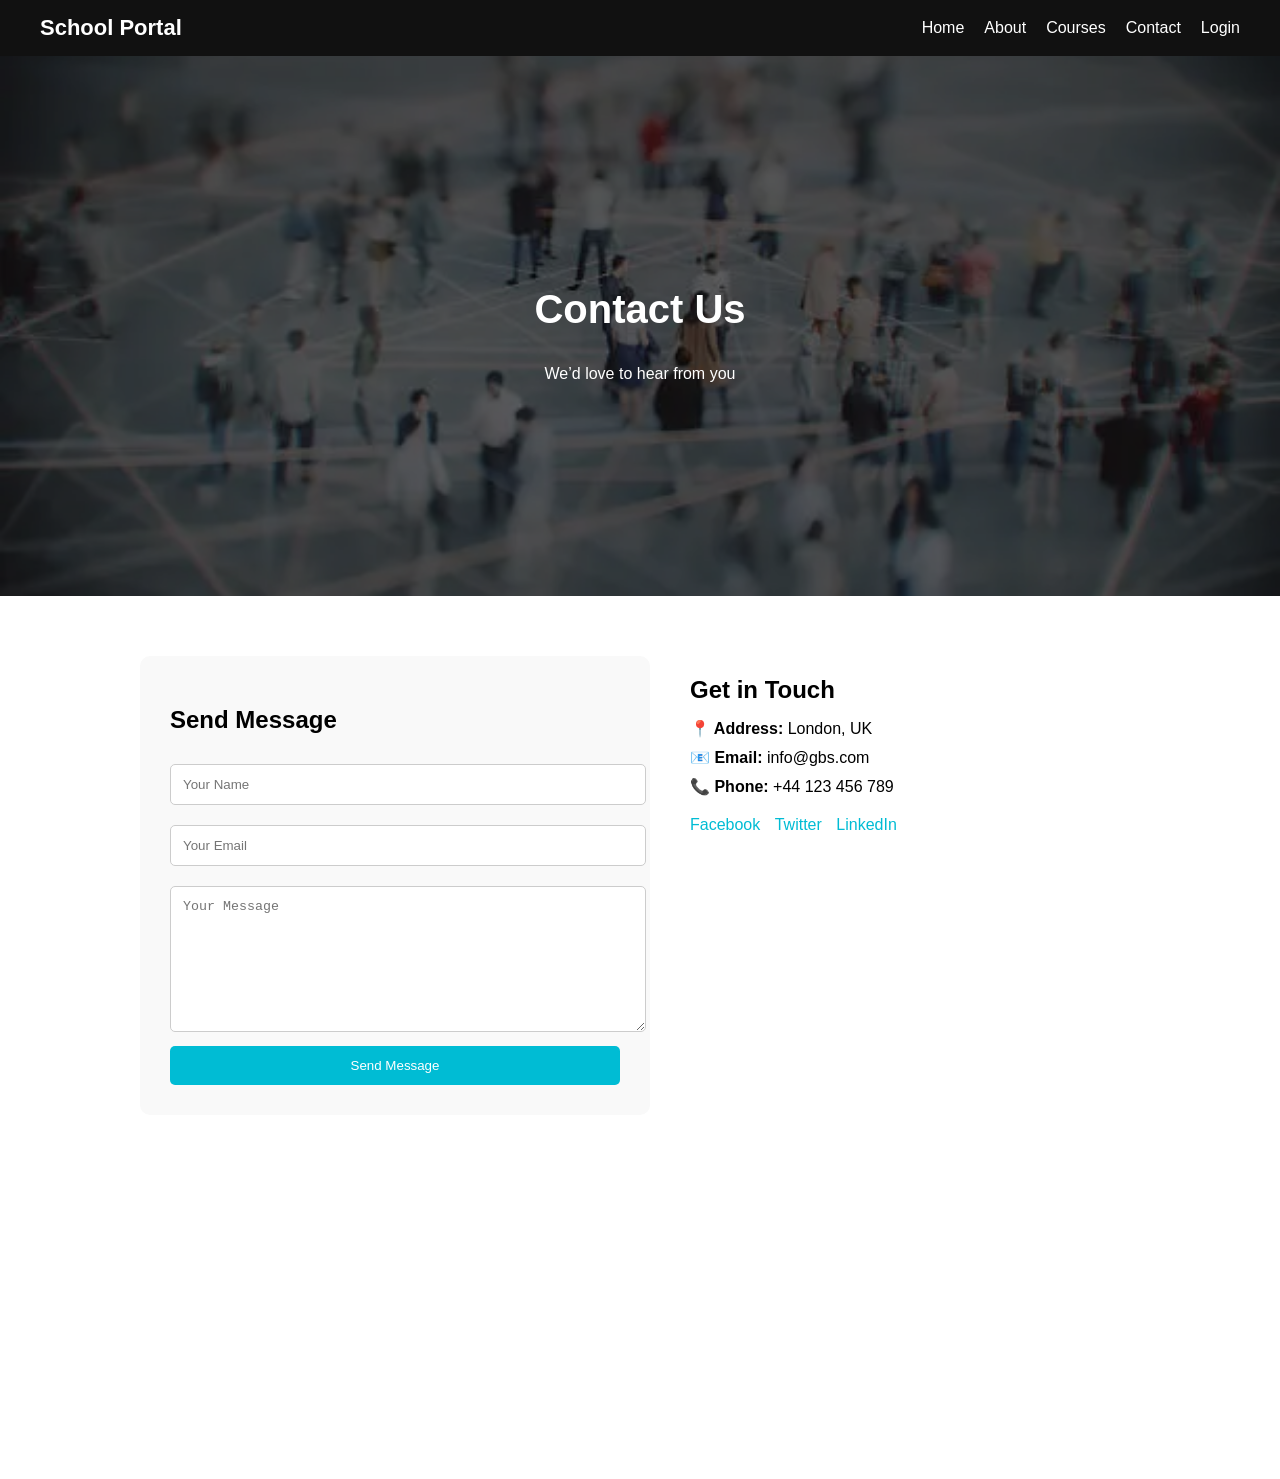
<file: contact/contact.html>
<!DOCTYPE html>
<html lang="en">
<head>
  <meta charset="UTF-8">
  <title>Contact Us</title>

  <link rel="stylesheet" href="../css/navbar.css">
  <link rel="stylesheet" href="style.css">
</head>

<body>

  <!-- Navbar -->
  <div id="navbar"></div>

  <!-- HERO -->
  <section class="contact-hero">
    <div class="overlay"></div>
    <div class="hero-content">
      <h1>Contact Us</h1>
      <p>We’d love to hear from you</p>
    </div>
  </section>

  <!-- CONTACT SECTION -->
  <section class="contact-section">

    <div class="contact-container">

      <!-- FORM -->
      <div class="contact-form">
        <h2>Send Message</h2>

        <input type="text" placeholder="Your Name">
        <input type="email" placeholder="Your Email">
        <textarea placeholder="Your Message"></textarea>

        <button>Send Message</button>
      </div>

      <!-- INFO -->
      <div class="contact-info">
        <h2>Get in Touch</h2>

        <p><strong>📍 Address:</strong> London, UK</p>
        <p><strong>📧 Email:</strong> info@gbs.com</p>
        <p><strong>📞 Phone:</strong> +44 123 456 789</p>

        <div class="socials">
          <a href="#">Facebook</a>
          <a href="#">Twitter</a>
          <a href="#">LinkedIn</a>
        </div>
      </div>

    </div>

  </section>

  <!-- MAP (OPTIONAL) -->
  <section class="map">
    <iframe 
      src="https://maps.google.com/maps?q=london&t=&z=13&ie=UTF8&iwloc=&output=embed"
      frameborder="0">
    </iframe>
  </section>

  <script src="../js/navbar-loader.js"></script>

</body>
</html>
</file>
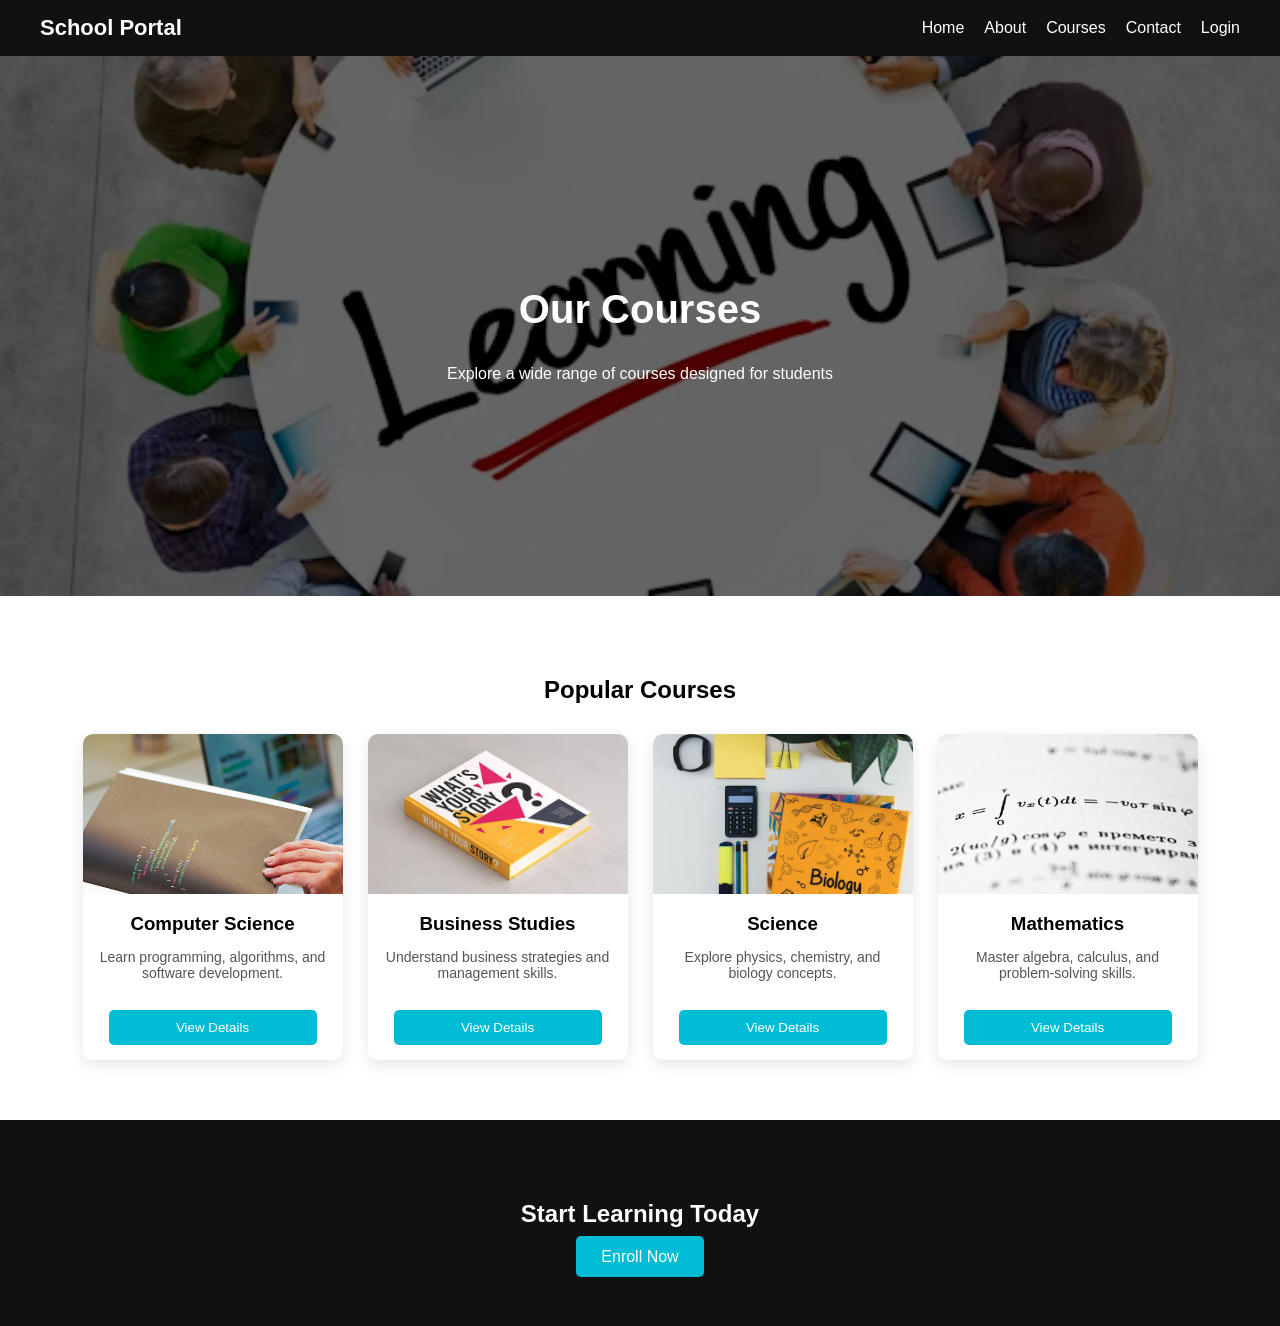
<file: courses/courses.html>
<!DOCTYPE html>
<html lang="en">
<head>
  <meta charset="UTF-8">
  <title>Courses</title>

  <link rel="stylesheet" href="../css/navbar.css">
  <link rel="stylesheet" href="style.css">
</head>

<body>

  <!-- Navbar -->
  <div id="navbar"></div>

  <!-- HERO SECTION -->
  <section class="courses-hero">
    <div class="overlay"></div>
    <div class="hero-content">
      <h1>Our Courses</h1>
      <p>Explore a wide range of courses designed for students</p>
    </div>
  </section>

  <!-- COURSES SECTION -->
  <section class="courses-section">

    <h2>Popular Courses</h2>

    <div class="courses-container">

      <div class="course-card">
        <img src="../assests/images/course1.jpg" alt="">
        <h3>Computer Science</h3>
        <p>Learn programming, algorithms, and software development.</p>
        <button>View Details</button>
      </div>

      <div class="course-card">
        <img src="../assests/images/course2.jpg" alt="">
        <h3>Business Studies</h3>
        <p>Understand business strategies and management skills.</p>
        <button>View Details</button>
      </div>

      <div class="course-card">
        <img src="../assests/images/course3.jpg" alt="">
        <h3>Science</h3>
        <p>Explore physics, chemistry, and biology concepts.</p>
        <button>View Details</button>
      </div>

      <div class="course-card">
        <img src="../assests/images/course4.jpg" alt="">
        <h3>Mathematics</h3>
        <p>Master algebra, calculus, and problem-solving skills.</p>
        <button>View Details</button>
      </div>

    </div>

  </section>

  <!-- CTA -->
  <section class="courses-cta">
    <h2>Start Learning Today</h2>
    <a href="../auth/register.html" class="btn">Enroll Now</a>
  </section>

  <script src="../js/navbar-loader.js"></script>

</body>
</html>
</file>
<file: css/navbar.css>
/* RESET */
body {
  margin: 0;
  font-family: Arial, sans-serif;
}

/* NAVBAR */
.navbar {
  background-color: #111;
  color: white;
  padding: 15px 40px;

  display: flex;
  justify-content: space-between;
  align-items: center;
}

/* LOGO */
.navbar h2 {
  margin: 0;
  font-size: 22px;
}

/* LINKS CONTAINER */
.navbar div {
  display: flex;
  gap: 20px;
}

/* LINKS */
.navbar a {
  color: white;
  text-decoration: none;
  font-size: 16px;
  transition: 0.3s;
}

/* HOVER EFFECT */
.navbar a:hover {
  color: #00bcd4;
}
</file>
<file: contact/style.css>
/* HERO */
.contact-hero {
  height: 60vh;
  background: url("../assests/images/contact.jpg") no-repeat center/cover;
  position: relative;

  display: flex;
  justify-content: center;
  align-items: center;
  color: white;
  text-align: center;
}

.overlay {
  position: absolute;
  width: 100%;
  height: 100%;
  background: rgba(0,0,0,0.6);
}

.hero-content {
  position: relative;
}

.hero-content h1 {
  font-size: 40px;
}

/* CONTACT SECTION */
.contact-section {
  padding: 60px 20px;
}

.contact-container {
  display: flex;
  gap: 40px;
  max-width: 1000px;
  margin: auto;
}

/* FORM */
.contact-form {
  flex: 1;
  background: #f9f9f9;
  padding: 30px;
  border-radius: 10px;
}

.contact-form input,
.contact-form textarea {
  width: 100%;
  padding: 12px;
  margin: 10px 0;

  border: 1px solid #ccc;
  border-radius: 5px;
}

.contact-form textarea {
  height: 120px;
}

.contact-form button {
  width: 100%;
  padding: 12px;

  background: #00bcd4;
  color: white;

  border: none;
  border-radius: 5px;
  cursor: pointer;
}

.contact-form button:hover {
  background: #0097a7;
}

/* INFO */
.contact-info {
  flex: 1;
}

.contact-info h2 {
  margin-bottom: 15px;
}

.contact-info p {
  margin: 10px 0;
}

/* SOCIAL LINKS */
.socials {
  margin-top: 20px;
}

.socials a {
  display: inline-block;
  margin-right: 10px;
  text-decoration: none;
  color: #00bcd4;
}

/* MAP */
.map iframe {
  width: 100%;
  height: 300px;
  border: none;
}

/* RESPONSIVE */
@media (max-width: 768px) {
  .contact-container {
    flex-direction: column;
  }

  .hero-content h1 {
    font-size: 28px;
  }
}
</file>
<file: courses/style.css>
/* HERO SECTION */
.courses-hero {
  height: 60vh;
  background: url("../assests/images/courses.jpg") no-repeat center/cover;
  position: relative;

  display: flex;
  justify-content: center;
  align-items: center;
  text-align: center;
  color: white;
}

.overlay {
  position: absolute;
  width: 100%;
  height: 100%;
  background: rgba(0,0,0,0.6);
}

.hero-content {
  position: relative;
}

.hero-content h1 {
  font-size: 40px;
}

/* COURSES SECTION */
.courses-section {
  padding: 60px 20px;
  text-align: center;
}

.courses-container {
  display: flex;
  justify-content: center;
  gap: 25px;
  flex-wrap: wrap;
  margin-top: 30px;
}

/* COURSE CARD */
.course-card {
  width: 260px;
  background: white;
  border-radius: 10px;
  overflow: hidden;

  box-shadow: 0 5px 15px rgba(0,0,0,0.1);
  transition: 0.3s;
}

.course-card img {
  width: 100%;
  height: 160px;
  object-fit: cover;
}

.course-card h3 {
  margin: 15px 0 5px;
}

.course-card p {
  padding: 0 10px;
  font-size: 14px;
  color: #555;
}

/* BUTTON */
.course-card button {
  margin: 15px;
  padding: 10px;
  width: 80%;

  background: #00bcd4;
  color: white;

  border: none;
  border-radius: 5px;
  cursor: pointer;
}

.course-card button:hover {
  background: #0097a7;
}

/* HOVER EFFECT */
.course-card:hover {
  transform: translateY(-10px);
}

/* CTA */
.courses-cta {
  background: #111;
  color: white;
  text-align: center;
  padding: 60px 20px;
}

.btn {
  background: #00bcd4;
  padding: 12px 25px;
  color: white;
  text-decoration: none;
  border-radius: 5px;
}

.btn:hover {
  background: #0097a7;
}

/* RESPONSIVE */
@media (max-width: 768px) {
  .hero-content h1 {
    font-size: 28px;
  }
}
</file>
